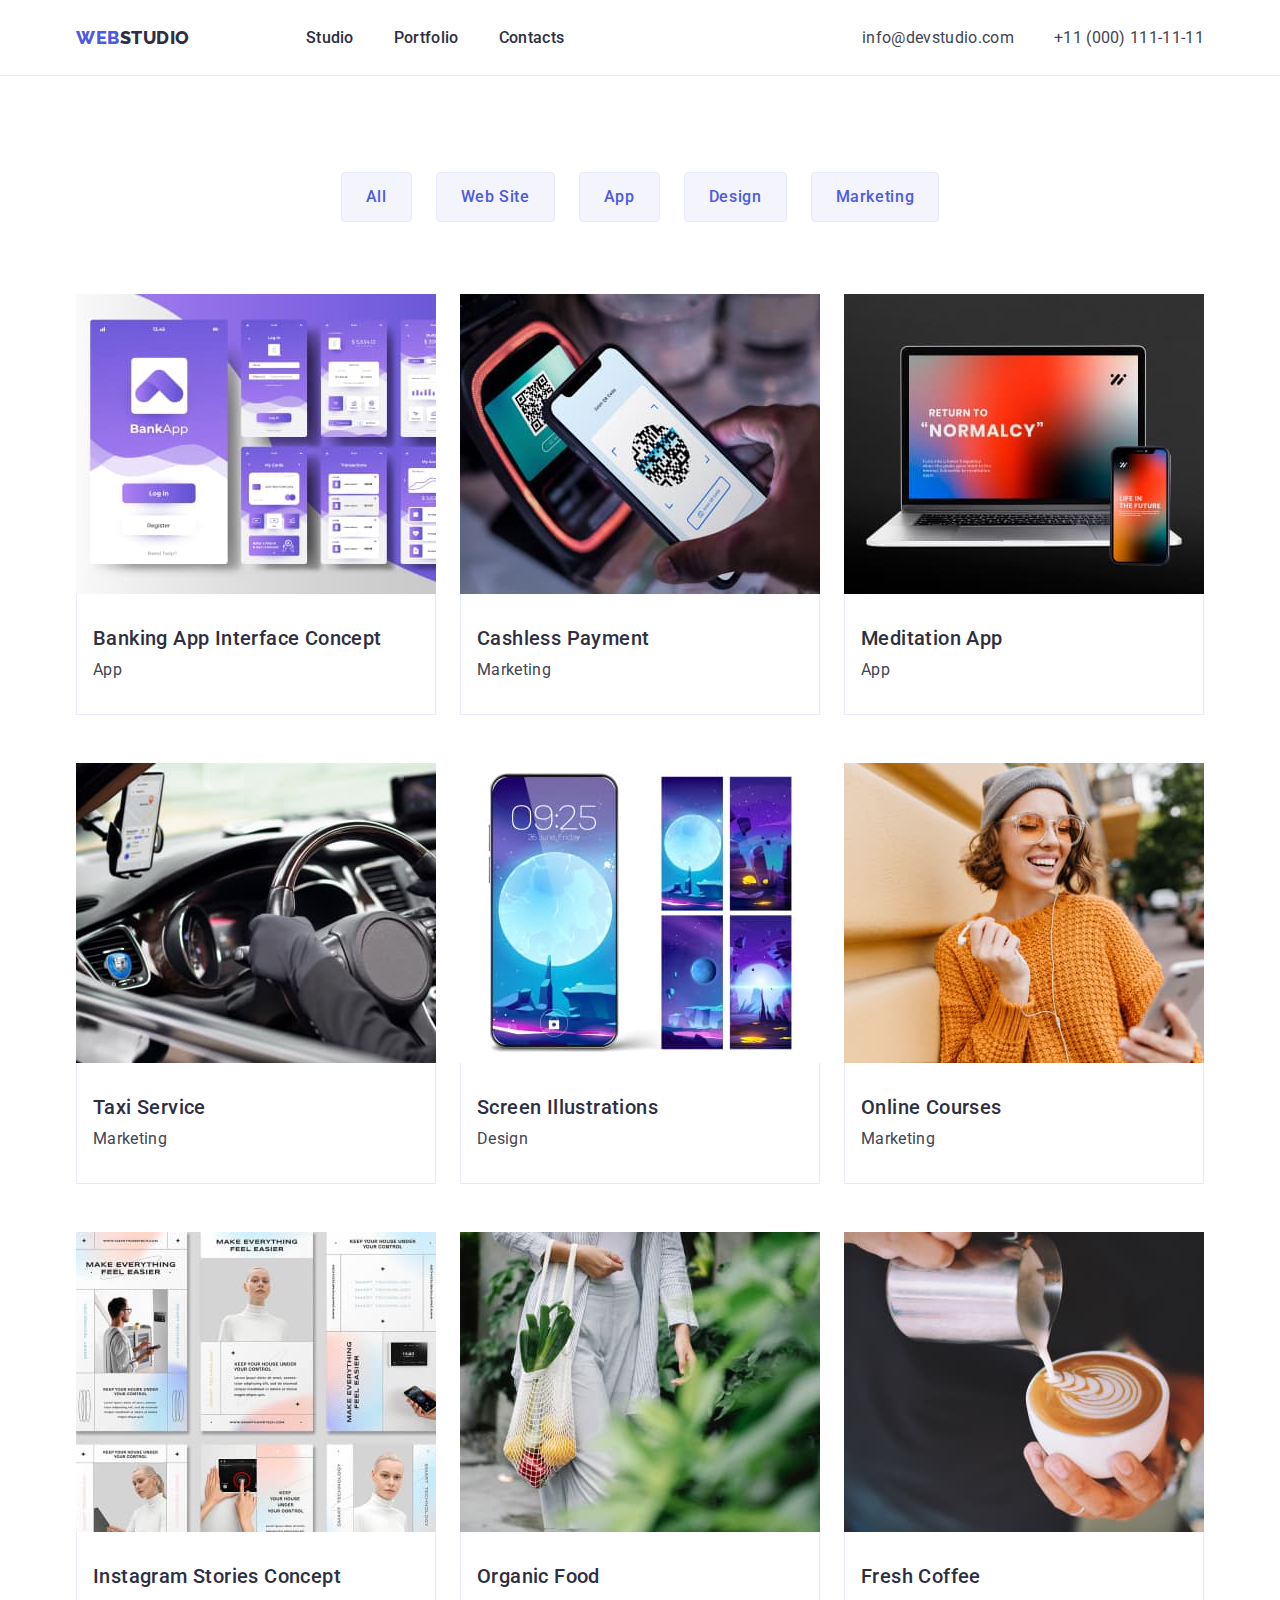
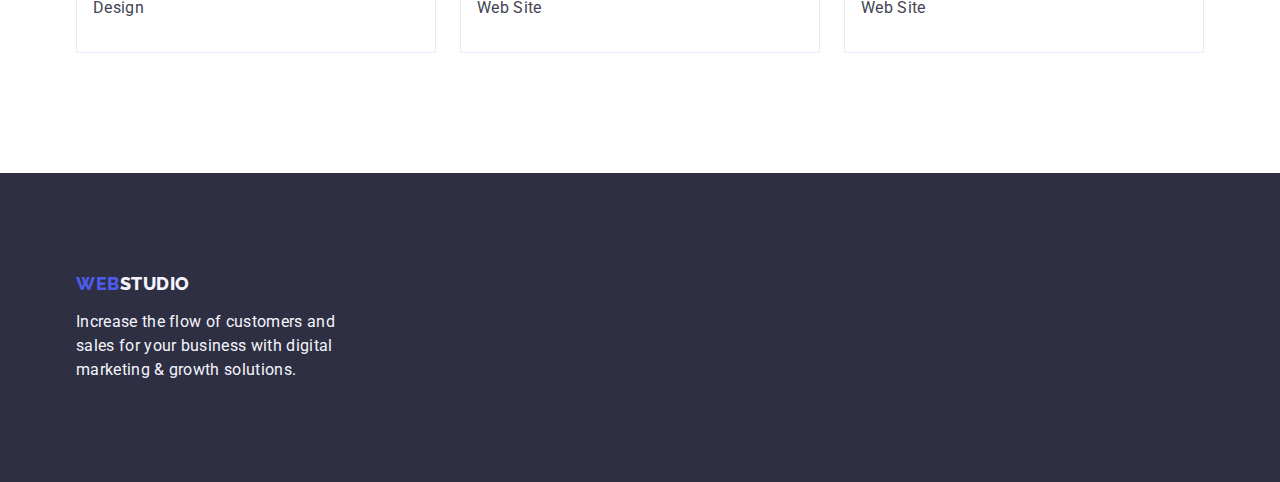
<file: portfolio.html>
<!DOCTYPE html>
<html lang="en">
  <head>
    <meta charset="UTF-8" />
    <meta name="viewport" content="width=device-width, initial-scale=1.0" />
    <title>Portfolio</title>
    <link rel="preconnect" href="https://fonts.googleapis.com" />
    <link rel="preconnect" href="https://fonts.gstatic.com" crossorigin />
    <link
      href="https://fonts.googleapis.com/css2?family=Raleway:wght@700;800&family=Roboto:wght@400;500;700;900&display=swap"
      rel="stylesheet"
    />
    <link
      rel="stylesheet"
      href="https://cdnjs.cloudflare.com/ajax/libs/modern-normalize/2.0.0/modern-normalize.min.css"
    />
    <link rel="stylesheet" href="./css/styles.css" />
  </head>
  <body>
    <header class="header">
      <div class="container header-container">
        <nav class="header-nav">
          <a class="header-logo link" href="./index.html"
            >Web<span class="header-span">Studio</span></a
          >
          <ul class="header-menu list">
            <li class="header-list">
              <a class="header-list-link link" href="./index.html">Studio</a>
            </li>
            <li class="header-list">
              <a class="header-list-link link" href="./portfolio.html"
                >Portfolio</a
              >
            </li>
            <li class="header-list">
              <a class="header-list-link link" href="">Contacts</a>
            </li>
          </ul>
        </nav>
        <address class="header-address">
          <ul class="header-address-menu list">
            <li class="header-address-list">
              <a
                class="header-address-link link"
                href="mailto:info@devstudio.com"
                >info@devstudio.com</a
              >
            </li>
            <li class="header-address-list">
              <a class="header-address-link link" href="tel:+110001111111"
                >+11 (000) 111-11-11</a
              >
            </li>
          </ul>
        </address>
      </div>
    </header>
    <main>
      <section class="portfolio">
        <div class="container">
          <h1 class="visually-hidden">portfolio</h1>
          <ul class="portfolio-filter-menu list">
            <li class="portfolio-filter-list">
              <button class="portfolio-filter-button" type="button">All</button>
            </li>
            <li class="portfolio-filter-list">
              <button class="portfolio-filter-button" type="button">
                Web Site
              </button>
            </li>
            <li class="portfolio-filter-list">
              <button class="portfolio-filter-button" type="button">App</button>
            </li>
            <li class="portfolio-filter-list">
              <button class="portfolio-filter-button" type="button">
                Design
              </button>
            </li>
            <li class="portfolio-filter-list">
              <button class="portfolio-filter-button" type="button">
                Marketing
              </button>
            </li>
          </ul>
          <ul class="portfolio-menu list">
            <li class="portfolio-list">
              <a class="portfolio-link link" href="">
                <img
                  class="portfolio-card"
                  src="./images/banking.jpg"
                  alt="banking"
                  width="360"
                />
                <div class="portfolio-list-container">
                  <h2 class="portfolio-title">Banking App Interface Concept</h2>
                  <p class="portfolio-text">App</p>
                </div>
              </a>
            </li>
            <li class="portfolio-list">
              <a class="portfolio-link link" href="">
                <img
                  class="portfolio-card"
                  src="./images/payments.jpg"
                  alt="payments"
                  width="360"
                />
                <div class="portfolio-list-container">
                  <h2 class="portfolio-title">Cashless Payment</h2>
                  <p class="portfolio-text">Marketing</p>
                </div>
              </a>
            </li>
            <li class="portfolio-list">
              <a class="portfolio-link link" href="">
                <img
                  class="portfolio-card"
                  src="./images/computer.jpg"
                  alt="computer"
                  width="360"
                />
                <div class="portfolio-list-container">
                  <h2 class="portfolio-title">Meditation App</h2>
                  <p class="portfolio-text">App</p>
                </div>
              </a>
            </li>
            <li class="portfolio-list">
              <a class="portfolio-link link" href="">
                <img
                  class="portfolio-card"
                  src="./images/auto.jpg"
                  alt="auto"
                  width="360"
                />
                <div class="portfolio-list-container">
                  <h2 class="portfolio-title">Taxi Service</h2>
                  <p class="portfolio-text">Marketing</p>
                </div>
              </a>
            </li>
            <li class="portfolio-list">
              <a class="portfolio-link link" href="">
                <img
                  class="portfolio-card"
                  src="./images/mobile.jpg"
                  alt="mobile"
                  width="360"
                />
                <div class="portfolio-list-container">
                  <h2 class="portfolio-title">Screen Illustrations</h2>
                  <p class="portfolio-text">Design</p>
                </div>
              </a>
            </li>
            <li class="portfolio-list">
              <a class="portfolio-link link" href="">
                <img
                  class="portfolio-card"
                  src="./images/woman.jpg"
                  alt="woman"
                  width="360"
                />
                <div class="portfolio-list-container">
                  <h2 class="portfolio-title">Online Courses</h2>
                  <p class="portfolio-text">Marketing</p>
                </div>
              </a>
            </li>
            <li class="portfolio-list">
              <a class="portfolio-link link" href="">
                <img
                  class="portfolio-card"
                  src="./images/stories-concept.jpg"
                  alt="stories concept"
                  width="360"
                />
                <div class="portfolio-list-container">
                  <h2 class="portfolio-title">Instagram Stories Concept</h2>
                  <p class="portfolio-text">Design</p>
                </div>
              </a>
            </li>
            <li class="portfolio-list">
              <a class="portfolio-link link" href="">
                <img
                  class="portfolio-card"
                  src="./images/food.jpg"
                  alt="organic food"
                  width="360"
                />
                <div class="portfolio-list-container">
                  <h2 class="portfolio-title">Organic Food</h2>
                  <p class="portfolio-text">Web Site</p>
                </div>
              </a>
            </li>
            <li class="portfolio-list">
              <a class="portfolio-link link" href="">
                <img
                  class="portfolio-card"
                  src="./images/cofe.jpg"
                  alt="cup with coffe"
                  width="360"
                />
                <div class="portfolio-list-container">
                  <h2 class="portfolio-title">Fresh Coffee</h2>
                  <p class="portfolio-text">Web Site</p>
                </div>
              </a>
            </li>
          </ul>
        </div>
      </section>
    </main>
    <footer class="footer">
      <div class="container">
        <a class="footer-logo link" href="./index.html"
          >Web<span class="footer-span">Studio</span></a
        >
        <p class="footer-text">
          Increase the flow of customers and sales for your business with
          digital marketing & growth solutions.
        </p>
      </div>
    </footer>
  </body>
</html>
</file>
<file: css/styles.css>
body {
    color: #434455;
    background: #FFF;
    font-family: 'Roboto', sans-serif;
}

ul,
ol {
    list-style-type: none;
    margin: 0;
    padding-left: 0;
}

a {
    text-decoration: none;
}

h1,
h2,
h3,
h4,
h5,
h6,
p {
    margin: 0;
}

img {
    max-width: 100%;
    height: auto;
    display: block;
}

:root {
    --ocean: #404bbf;
    --navy-blu: #2E2F42;
    --iris: #4d5ae5;
}

.container {
    width: 100%;
    max-width: 1158px;
    margin: 0 auto;
    padding-left: 15px;
    padding-right: 15px;
}



/*====header====*/

.header {
    padding-top: 25.5px;
    padding-bottom: 25.5px;
    background-color: #FFF;
    border-bottom: 1px solid #E7E9FC;

}

.header-container {
    display: flex;
    align-items: center;
}

.header-nav {
    display: flex;
    gap: 40px;
    align-items: center;
}

.header-logo {
    color: #4D5AE5;
    font-family: Raleway, sans-serif;
    font-size: 18px;
    font-weight: 800;
    line-height: 1.17;
    letter-spacing: 0.54px;
    text-transform: uppercase;
    margin-right: 76px;
}

.list {
    list-style: none;
}

.header-span {
    color: var(--navy-blu);
    font-family: Raleway;
    font-size: 18px;
    font-weight: 800;
    line-height: 1.17;
    letter-spacing: 0.03;
    text-transform: 0.03em;

}

.header-menu {
    font-family: Roboto;
    font-size: 16px;
    font-style: normal;
    font-weight: 500;
    line-height: 1.5;
    letter-spacing: 0.02em;
    display: flex;
    gap: 40px;
}

.header-list {
    color: #2e2f42;
    font-family: Roboto;
    font-size: 16px;
    font-style: normal;
    font-weight: 500;
    line-height: 1.5;
    letter-spacing: 0.02em;
}

.header-list-link {
    color: #2e2f42;
    padding: 24px 0
}

.link {
    text-decoration: none;
}

.header-list-link:hover,
.header-list-link:focus,
.header-list-link:active {
    color: var(--ocean);
}

.header-address {
    display: flex;
    font-style: normal;
    margin-left: auto;
}

.header-address-menu {
    display: flex;
    gap: 40px;
}

.header-address-list {}

.header-address-link {
    color: #434455;
    font-family: Roboto;
    font-size: 16px;
    font-style: normal;
    font-weight: 400;
    line-height: 1.5;
    letter-spacing: 0.02em;
}

.header-address-link:hover,
.header-address-link:active,
.header-address-link:focus {
    color: var(--ocean);
}

/*====================*/

/*======hero======*/

.hero {
    background-color: #2E2F42;
    padding: 188px 0;
}

.hero-title {
    color: #FFF;
    text-align: center;
    font-family: Roboto;
    font-size: 56px;
    font-weight: 700;
    line-height: 1.07;
    letter-spacing: 0.02em;
    max-width: 496px;
    margin: 0 auto;
    margin-bottom: 48px;
}

.hero-button {
    color: #FFF;
    font-family: "Roboto", sans-serif;
    font-size: 16px;
    font-weight: 500;
    line-height: 1.5;
    letter-spacing: 0.04em;
    background: #4D5AE5;
    display: block;
    margin: 0 auto;
    min-width: 169px;
    height: 56px;
    cursor: pointer;
    border-radius: 4px;
    border: none;

}

.hero-button:hover,
.hero-button:focus {
    background-color: #404BBF;
}

/*================*/

/*======= strategy========*/

.strategy {
    padding: 120px 0;
}

.strategy-container {}

.visually-hidden {
    position: absolute;
    width: 1px;
    height: 1px;
    margin: -1px;
    border: 0;
    padding: 0;

    white-space: nowrap;
    clip-path: inset(100%);
    clip: rect(0 0 0 0);
    overflow: hidden;
}

.strategy-menu {
    display: flex;
    gap: 24px;
    margin-bottom: 8px;
}

.strategy-list {
    width: calc((100% - 72px) / 4);
}

.strategy-name {
    color: #2E2F42;
    font-size: 20px;
    font-weight: 500;
    line-height: 1.2;
    letter-spacing: 0.02em;
    max-width: 264px;
    margin-bottom: 8px;
}

.strategy-text {
    color: #434455;
    font-size: 16px;
    font-weight: 400;
    line-height: 1.5;
    letter-spacing: 0.02em;
}

/*==================*/

/*=========work==========*/

.work {
    padding-bottom: 120px;
}

.work-title {
    color: #2E2F42;
    text-align: center;
    font-size: 36px;
    line-height: 1.11;
    letter-spacing: 0.02em;
    text-transform: capitalize;
    align-items: center;
    margin-bottom: 72px;
}

.work-menu {
    display: flex;
    gap: 24px;
}

.work-name {
    background: url(<path-to-image>), lightgray -72.845px -19px / 144.444% 112.667% no-repeat;
}

/*======================*/

/*==========team============*/

.team {
    background: #F4F4FD;
    padding: 120px 0;
}

.team-title {
    color: #2E2F42;
    text-align: center;
    font-size: 36px;
    line-height: 1.11;
    letter-spacing: 0.02em;
    text-transform: capitalize;
    font-weight: 500;
    margin-bottom: 72px;
}

.team-menu {
    display: flex;
    gap: 24px;
}

.team-list {
    background-color: #FFFFFF;
    border-radius: 0px 0px 4px 4px;
}

.team-list-container {
    padding: 32px 0;
}

.team-picture {}

.team-name {
    color: #2E2F42;
    text-align: center;
    font-family: Roboto;
    font-weight: 500;
    font-size: 20px;
    line-height: 1.2;
    letter-spacing: 0.02em;
    margin-bottom: 8px;
}

.team-profesion {
    color: #434455;
    text-align: center;
    font-size: 16px;
    font-weight: 400;
    line-height: 1.5;
    letter-spacing: 0.02em;
}

/*===============*/


/*======portfolio=====*/

.portfolio {
    padding: 96px 0 120px 0;
}

.visually-hidden {
    position: absolute;
    width: 1px;
    height: 1px;
    margin: -1px;
    border: 0;
    padding: 0;

    white-space: nowrap;
    clip-path: inset(100%);
    clip: rect(0 0 0 0);
    overflow: hidden;
}


.portfolio-filter {}

.portfolio-filter-menu {
    display: flex;
    margin-bottom: 72px;
    justify-content: center;
    gap: 24px;
}

.portfolio-filter-list {
    display: block;
    margin: 0;
}

.portfolio-filter-button {
    cursor: pointer;
    font-family: "Roboto", sans-serif;
    color: #4D5AE5;
    font-size: 16px;
    font-weight: 500;
    line-height: 1.5;
    letter-spacing: 0.04em;
    background-color: #F4F4FD;
    padding: 12px 24px;
    border: 1px solid #e7e9fc;
    border-radius: 4px;
}

.portfolio-filter-button:hover,
.portfolio-filter-button:focus {
    color: #FFFFFF;
    background-color: #404BBF;
    border: 1px solid transparent
}

.portfolio-menu {
    display: flex;
    flex-wrap: wrap;
    column-gap: 24px;
    row-gap: 48px;
}

.portfolio-list {
    list-style: none;
    gap: 24px;
    width: calc((100% - 48px) / 3);
}

.portfolio-list-container {
    padding: 32px 16px;
    border: 1px solid #e7e9fc;
    border-top: none;
}

.portfolio-link {}

.portfolio-card {}

.portfolio-title {
    color: #2E2F42;
    font-size: 20px;
    font-weight: 500;
    line-height: 1.2;
    letter-spacing: 0.02em;
    margin-bottom: 8px;
}

.portfolio-text {
    color: #434455;
    font-size: 16px;
    font-weight: 400;
    line-height: 1.5;
    letter-spacing: 0.02em;
}

/*=================*/


/*=====footer======*/

.footer {
    background-color: #2E2F42;
    padding: 100px 0;
}

.footer-logo {
    color: #4D5AE5;
    font-weight: 800;
    font-size: 18px;
    line-height: 1.17;
    letter-spacing: 0.03em;
    text-transform: uppercase;
    font-family: 'Raleway', sans-serif;
    display: inline-block;
    margin-bottom: 16px;
}

.footer-span {
    color: #F4F4FD;
    font-size: 18px;
    line-height: 1.17;
    letter-spacing: 0.03em;
    text-transform: uppercase;
}

.footer-text {
    color: #F4F4FD;
    font-size: 16px;
    line-height: 1.5;
    letter-spacing: 0.32px;
    width: 264px;
}

/*==================*/
</file>
